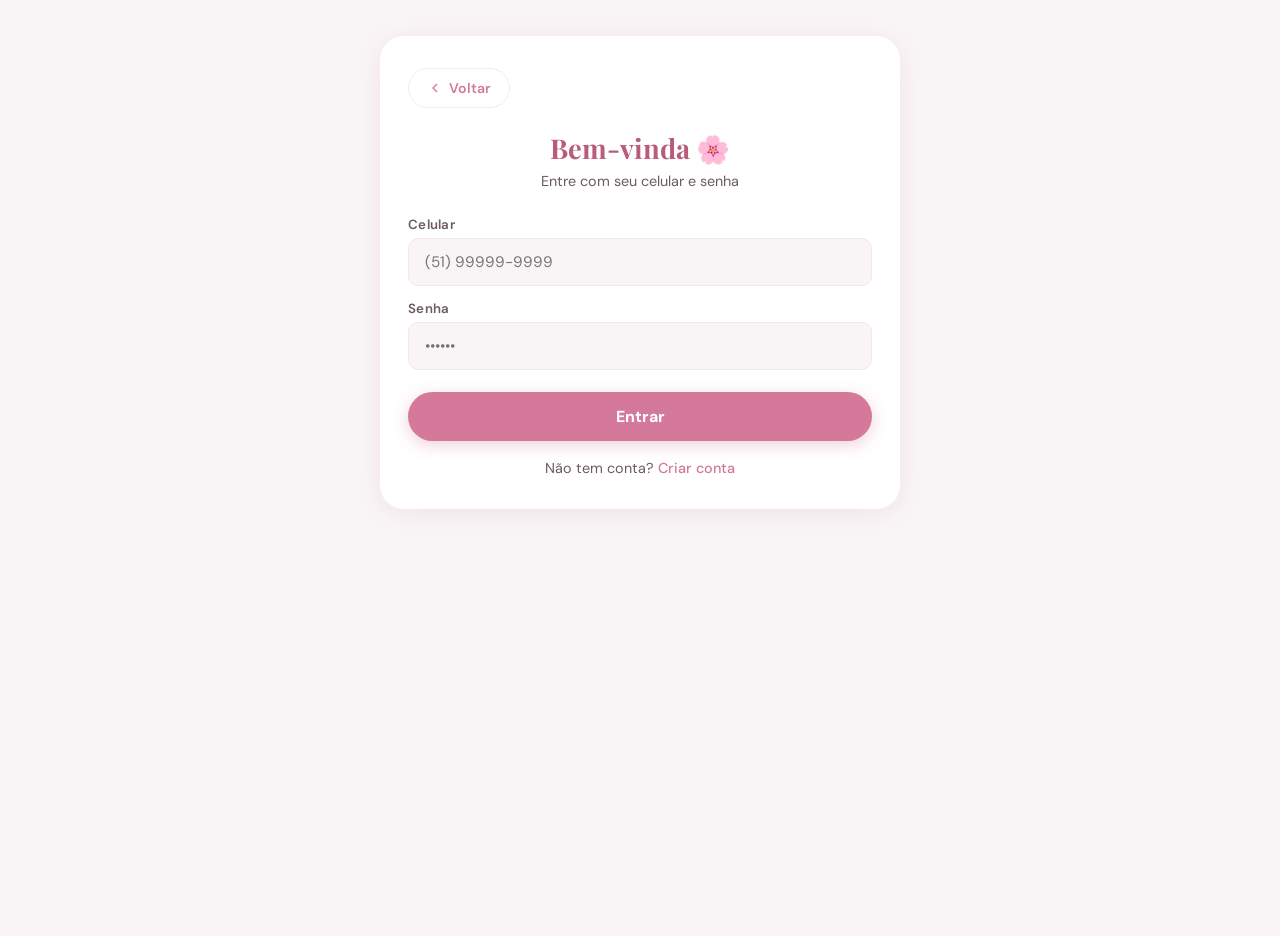
<file: admin.html>
<!DOCTYPE html>
<html lang="pt-BR">
<head>
<meta charset="UTF-8">
<meta name="viewport" content="width=device-width, initial-scale=1.0">
<title>Painel Admin — Studio</title>
<link rel="stylesheet" href="css/style.css">
</head>
<body>
<div id="toast-container"></div>

<header class="site-header">
  <span class="logo">⚙️ Painel Admin</span>
  <nav>
    <a href="index.html" style="color:var(--cinza-txt);font-size:.88rem;">Ver site</a>
    <a href="#" onclick="sairAdmin()" style="margin-left:14px;color:var(--cinza-txt);font-size:.85rem;">Sair</a>
  </nav>
</header>

<div class="container-wide" style="max-width:860px;">

  <a href="index.html" class="btn-voltar">
    <svg viewBox="0 0 24 24" fill="none" stroke="currentColor" stroke-width="2"><polyline points="15 18 9 12 15 6"/></svg>
    Ver site
  </a>

  <!-- TABS -->
  <div class="admin-tabs">
    <button class="admin-tab ativo" onclick="mudarTab('tela', this)">🖼️ Tela</button>
    <button class="admin-tab" onclick="mudarTab('horarios', this)">📅 Horários</button>
    <button class="admin-tab" onclick="mudarTab('cafe', this)">☕ Café</button>
    <button class="admin-tab" onclick="mudarTab('clientes', this)">👥 Clientes</button>
    <button class="admin-tab" onclick="mudarTab('agendamentos', this)">📋 Agenda</button>
  </div>

  <!-- TAB: TELA DE ENTRADA -->
  <div class="tab-panel ativo" id="tab-tela">

    <div class="admin-section">
      <h3>🏷️ Nome do Studio</h3>
      <div class="field">
        <label>Nome exibido na tela principal</label>
        <input type="text" id="nomeStudio" placeholder="Studio Pamela Vidal">
      </div>
      <div class="field">
        <label>Descrição / slogan</label>
        <textarea id="descStudio" placeholder="Agende seu horário online de forma rápida e prática..."></textarea>
      </div>
      <button class="form-btn" onclick="salvarStudio()">💾 Salvar nome & descrição</button>
    </div>

    <div class="admin-section">
      <h3>📸 Foto de Capa (perfil)</h3>
      <div class="field">
        <label>Selecione a imagem principal</label>
        <input type="file" id="fotoCapa" accept="image/*" onchange="previewFoto(this)">
      </div>
      <img id="previewFoto" src="" style="width:100%;max-height:220px;object-fit:cover;border-radius:var(--radius);display:none;margin-top:10px;">
      <button class="form-btn" onclick="salvarFotoCapa()" style="margin-top:12px;">💾 Salvar foto</button>
    </div>

    <div class="admin-section">
      <h3>🖼️ Banners de Promoções & Eventos</h3>
      <p style="font-size:.85rem;color:var(--cinza-txt);margin-bottom:14px;">
        Adicione imagens de promoções ou eventos. Elas aparecem na tela inicial para as clientes.
      </p>
      <div class="field">
        <label>Imagem do banner</label>
        <input type="file" id="novoBannerImg" accept="image/*">
      </div>
      <div class="field">
        <label>Legenda (opcional)</label>
        <input type="text" id="novoBannerLabel" placeholder="Ex: 50% off em manicure este mês!">
      </div>
      <button class="form-btn" onclick="adicionarBanner()">➕ Adicionar banner</button>

      <div class="banner-preview-lista" id="listaBanners"></div>
    </div>

  </div>

  <!-- TAB: HORÁRIOS -->
  <div class="tab-panel" id="tab-horarios">

    <div class="admin-section">
      <h3>➕ Adicionar Horário</h3>
      <div class="field-row">
        <div class="field">
          <label>Data</label>
          <input type="date" id="dataHorario">
        </div>
        <div class="field">
          <label>Horário</label>
          <input type="time" id="novoHorario">
        </div>
      </div>
      <button class="form-btn" onclick="adicionarHorario()">➕ Adicionar horário</button>
    </div>

    <div class="admin-section">
      <h3>📋 Horários Cadastrados</h3>
      <div id="listaHorarios">
        <div class="empty-state"><div class="es-icon">🗓️</div><p>Nenhum horário cadastrado ainda.</p></div>
      </div>
    </div>

  </div>

  <!-- TAB: CAFÉ & BRINDES -->
  <div class="tab-panel" id="tab-cafe">

    <div class="admin-section">
      <h3>☕ Opções de Café / Bebida</h3>
      <p style="font-size:.85rem;color:var(--cinza-txt);margin-bottom:14px;">
        Configure as bebidas disponíveis no atendimento. Cada item tem emoji + nome.
      </p>
      <div id="listaCafe"></div>
      <button class="form-btn" style="margin-top:10px;" onclick="adicionarOpcaoCafe()">➕ Nova opção</button>
      <button class="form-btn gold" style="margin-top:8px;" onclick="salvarCafe()">💾 Salvar bebidas</button>
    </div>

    <div class="admin-section">
      <h3>🎁 Opções de Brinde</h3>
      <p style="font-size:.85rem;color:var(--cinza-txt);margin-bottom:14px;">
        Mimos e brindes disponíveis para as clientes escolherem ao agendar.
      </p>
      <div id="listaBrindes"></div>
      <button class="form-btn" style="margin-top:10px;" onclick="adicionarOpcaoBrinde()">➕ Novo brinde</button>
      <button class="form-btn gold" style="margin-top:8px;" onclick="salvarBrindes()">💾 Salvar brindes</button>
    </div>

  </div>

  <!-- TAB: CLIENTES -->
  <div class="tab-panel" id="tab-clientes">

    <div class="admin-section">
      <h3>👥 Clientes Cadastradas</h3>
      <p style="font-size:.85rem;color:var(--cinza-txt);margin-bottom:16px;">
        Selecione uma cliente para enviar uma promoção ou mensagem personalizada via WhatsApp.
      </p>
      <div id="listaClientes"></div>
    </div>

    <!-- Modal de envio de promoção -->
    <div id="modalPromo" style="display:none;position:fixed;inset:0;background:rgba(45,31,39,.55);z-index:200;display:none;align-items:center;justify-content:center;padding:20px;">
      <div style="background:#fff;border-radius:var(--radius);padding:28px;width:100%;max-width:480px;box-shadow:var(--sombra-lg);">
        <h3 style="color:var(--rosa-esc);margin-bottom:6px;">✉️ Enviar para <span id="modalNomeCliente"></span></h3>
        <p style="font-size:.83rem;color:var(--cinza-txt);margin-bottom:16px;">A mensagem aparece na aba dela no app <strong>e</strong> você pode abrir o WhatsApp direto.</p>

        <div class="field">
          <label>Título da promoção</label>
          <input type="text" id="promoTitulo" placeholder="Ex: Promoção Especial de Julho 🌸">
        </div>
        <div class="field">
          <label>Mensagem personalizada</label>
          <textarea id="promoMensagem" style="min-height:110px;" placeholder="Ex: Oi Maria! Temos 30% off em manicure esta semana só pra você. Que tal agendar? 💅"></textarea>
        </div>

        <div style="display:flex;gap:10px;flex-wrap:wrap;margin-top:4px;">
          <button class="form-btn" style="flex:1;" onclick="enviarPromoApp()">
            📲 Enviar no App
          </button>
          <button class="form-btn gold" style="flex:1;" onclick="enviarPromoWhats()">
            💬 Abrir WhatsApp
          </button>
        </div>
        <button onclick="fecharModal()" style="width:100%;margin-top:10px;padding:10px;border:none;background:var(--cinza-b);border-radius:50px;cursor:pointer;font-weight:600;color:var(--cinza-txt);">
          Cancelar
        </button>
      </div>
    </div>

  </div>

  <!-- TAB: AGENDAMENTOS -->
  <div class="tab-panel" id="tab-agendamentos">

    <div class="admin-section">
      <h3>📋 Todos os Agendamentos</h3>
      <div style="display:flex;gap:10px;flex-wrap:wrap;margin-bottom:16px;">
        <button class="btn btn-outline" style="padding:8px 18px;font-size:.85rem;" onclick="exportarCSV()">
          📊 Exportar CSV
        </button>
        <button class="btn btn-outline" style="padding:8px 18px;font-size:.85rem;" onclick="sincronizarSheets()">
          🔄 Sincronizar Google Sheets
        </button>
      </div>
      <div id="listaAgendamentos"></div>
    </div>

    <div class="admin-section">
      <h3>⚙️ Configurar Google Sheets</h3>
      <p style="font-size:.85rem;color:var(--cinza-txt);margin-bottom:12px;">
        Cole aqui a URL do seu <strong>Google Apps Script Web App</strong> para sincronizar agendamentos automaticamente.
        <br><a href="#" onclick="abrirGuiaSheets()" style="font-size:.82rem;">Como configurar? →</a>
      </p>
      <div class="field">
        <label>URL do Web App (Google Apps Script)</label>
        <input type="url" id="sheetsUrl" placeholder="https://script.google.com/macros/s/...">
      </div>
      <button class="form-btn" onclick="salvarSheetsUrl()">💾 Salvar URL</button>

      <div id="sheetsGuia" style="display:none;margin-top:16px;background:var(--cinza-f);border-radius:var(--radius-sm);padding:16px;font-size:.85rem;color:var(--cinza-txt);line-height:1.7;">
        <strong>Como configurar o Google Sheets:</strong><br>
        1. Acesse <a href="https://sheets.google.com" target="_blank">sheets.google.com</a> e crie uma planilha.<br>
        2. Vá em <strong>Extensões → Apps Script</strong>.<br>
        3. Cole o código abaixo e clique em <strong>Implantar → Novo Implantação → App da Web</strong>.<br>
        4. Defina acesso como <em>"Qualquer pessoa"</em> e copie a URL gerada aqui.<br><br>
        <code style="display:block;background:#fff;padding:12px;border-radius:8px;font-size:.78rem;overflow:auto;">
function doPost(e) {
  var sheet = SpreadsheetApp.getActiveSpreadsheet().getActiveSheet();
  var data = JSON.parse(e.postData.contents);
  sheet.appendRow([
    data.nomeCliente, data.celular,
    data.data, data.hora,
    data.cafe, data.brinde,
    data.obs, data.criadoEm
  ]);
  return ContentService.createTextOutput("ok");
}
        </code>
      </div>
    </div>

  </div>

</div>

<script src="js/app.js"></script>
<script>
// =====================
// TABS
// =====================
function mudarTab(id, btn) {
  document.querySelectorAll('.tab-panel').forEach(p => p.classList.remove('ativo'));
  document.querySelectorAll('.admin-tab').forEach(b => b.classList.remove('ativo'));
  document.getElementById('tab-' + id).classList.add('ativo');
  if (btn) btn.classList.add('ativo');

  if (id === 'agendamentos') carregarAgendamentos();
  if (id === 'clientes') carregarClientes();
}

// =====================
// INIT
// =====================
window.addEventListener('DOMContentLoaded', () => {
  if (!localStorage.getItem('isAdmin')) {
    window.location.href = 'login.html';
    return;
  }

  // Preenche campos
  const nome = localStorage.getItem('nomeStudio') || '';
  const desc = localStorage.getItem('descStudio') || '';
  if (nome) document.getElementById('nomeStudio').value = nome;
  if (desc) document.getElementById('descStudio').value = desc;

  const foto = localStorage.getItem('fotoCapa');
  if (foto) { const p = document.getElementById('previewFoto'); p.src = foto; p.style.display='block'; }

  const url = localStorage.getItem('sheetsUrl') || '';
  if (url) document.getElementById('sheetsUrl').value = url;

  carregarHorarios();
  carregarBanners();
  carregarCafe();
  carregarBrindes();
});

// =====================
// STUDIO
// =====================
function salvarStudio() {
  const nome = document.getElementById('nomeStudio').value.trim();
  const desc = document.getElementById('descStudio').value.trim();
  if (!nome) { toast('Digite o nome do studio', 'err'); return; }
  localStorage.setItem('nomeStudio', nome);
  localStorage.setItem('descStudio', desc);
  toast('Informações salvas!', 'ok');
}

function previewFoto(input) {
  const file = input.files[0];
  if (!file) return;
  const reader = new FileReader();
  reader.onload = e => {
    const p = document.getElementById('previewFoto');
    p.src = e.target.result; p.style.display = 'block';
  };
  reader.readAsDataURL(file);
}

function salvarFotoCapa() {
  const file = document.getElementById('fotoCapa').files[0];
  if (!file) { toast('Selecione uma imagem', 'err'); return; }
  const r = new FileReader();
  r.onload = e => {
    localStorage.setItem('fotoCapa', e.target.result);
    toast('Foto salva!', 'ok');
  };
  r.readAsDataURL(file);
}

// =====================
// BANNERS
// =====================
function adicionarBanner() {
  const file  = document.getElementById('novoBannerImg').files[0];
  const label = document.getElementById('novoBannerLabel').value.trim();
  if (!file) { toast('Selecione uma imagem para o banner', 'err'); return; }
  const r = new FileReader();
  r.onload = e => {
    const banners = JSON.parse(localStorage.getItem('banners') || '[]');
    banners.push({ img: e.target.result, label });
    localStorage.setItem('banners', JSON.stringify(banners));
    document.getElementById('novoBannerImg').value = '';
    document.getElementById('novoBannerLabel').value = '';
    toast('Banner adicionado!', 'ok');
    carregarBanners();
  };
  r.readAsDataURL(file);
}

function carregarBanners() {
  const banners = JSON.parse(localStorage.getItem('banners') || '[]');
  const lista = document.getElementById('listaBanners');
  if (banners.length === 0) { lista.innerHTML = ''; return; }
  lista.innerHTML = banners.map((b,i) => `
    <div class="banner-preview-item">
      <img src="${b.img}" alt="banner">
      <input type="text" value="${b.label || ''}" placeholder="Legenda"
             onchange="editarLabelBanner(${i}, this.value)">
      <button class="rem-banner" onclick="removerBanner(${i})">✕</button>
    </div>
  `).join('');
}

function editarLabelBanner(i, val) {
  const banners = JSON.parse(localStorage.getItem('banners') || '[]');
  if (banners[i]) { banners[i].label = val; localStorage.setItem('banners', JSON.stringify(banners)); }
}

function removerBanner(i) {
  const banners = JSON.parse(localStorage.getItem('banners') || '[]').filter((_,idx)=>idx!==i);
  localStorage.setItem('banners', JSON.stringify(banners));
  toast('Banner removido', 'info');
  carregarBanners();
}

// =====================
// HORÁRIOS
// =====================
let horarios = [];

function adicionarHorario() {
  const data = document.getElementById('dataHorario').value;
  const hora = document.getElementById('novoHorario').value;
  if (!data || !hora) { toast('Selecione data e horário', 'err'); return; }

  horarios = JSON.parse(localStorage.getItem('horarios') || '[]');
  const dup = horarios.find(h => h.data === data && h.hora === hora);
  if (dup) { toast('Horário já existe!', 'err'); return; }

  horarios.push({ data, hora });
  horarios.sort((a,b) => (a.data+a.hora).localeCompare(b.data+b.hora));
  localStorage.setItem('horarios', JSON.stringify(horarios));
  toast('Horário adicionado!', 'ok');
  carregarHorarios();
}

function carregarHorarios() {
  horarios = JSON.parse(localStorage.getItem('horarios') || '[]');
  const agendamentos = JSON.parse(localStorage.getItem('agendamentos') || '[]');
  const lista = document.getElementById('listaHorarios');
  if (!lista) return;

  if (horarios.length === 0) {
    lista.innerHTML = '<div class="empty-state"><div class="es-icon">🗓️</div><p>Nenhum horário ainda.</p></div>';
    return;
  }

  lista.innerHTML = horarios.map((h, i) => {
    const agend = agendamentos.find(a => a.data === h.data && a.hora === h.hora);
    const statusHtml = agend
      ? `<span class="hi-status agend">Agendado — ${agend.nomeCliente}</span>`
      : `<span class="hi-status livre">Livre</span>`;
    return `
      <div class="horario-item">
        <span class="hi-info">📅 ${formatarData(h.data)} às ${h.hora}</span>
        ${statusHtml}
        ${!agend ? `<button class="btn btn-danger" style="padding:7px 14px;font-size:.8rem;" onclick="removerHorario(${i})">Excluir</button>` : ''}
      </div>`;
  }).join('');
}

function removerHorario(i) {
  horarios = horarios.filter((_,idx) => idx !== i);
  localStorage.setItem('horarios', JSON.stringify(horarios));
  toast('Horário removido', 'info');
  carregarHorarios();
}

// =====================
// CAFÉ
// =====================
function carregarCafe() {
  const lista = JSON.parse(localStorage.getItem('opcoesCafe') || '[]');
  const cont = document.getElementById('listaCafe');
  if (lista.length === 0) {
    [
      {emoji:'☕',nome:'Café preto'},
      {emoji:'🥛',nome:'Café com leite'},
      {emoji:'🍵',nome:'Chá'},
      {emoji:'💧',nome:'Água'},
      {emoji:'🧃',nome:'Suco'},
    ].forEach(item => adicionarLinhaOpcao('listaCafe', item));
    return;
  }
  lista.forEach(item => adicionarLinhaOpcao('listaCafe', item));
}

function adicionarOpcaoCafe() { adicionarLinhaOpcao('listaCafe', {emoji:'',nome:''}); }

function carregarBrindes() {
  const lista = JSON.parse(localStorage.getItem('opcoesBrindes') || '[]');
  const cont = document.getElementById('listaBrindes');
  if (lista.length === 0) {
    [
      {emoji:'💅',nome:'Esmalte'},
      {emoji:'🌸',nome:'Perfume'},
      {emoji:'🍫',nome:'Chocolate'},
      {emoji:'🎀',nome:'Laço'},
    ].forEach(item => adicionarLinhaOpcao('listaBrindes', item));
    return;
  }
  lista.forEach(item => adicionarLinhaOpcao('listaBrindes', item));
}

function adicionarOpcaoBrinde() { adicionarLinhaOpcao('listaBrindes', {emoji:'',nome:''}); }

function adicionarLinhaOpcao(containerId, item) {
  const cont = document.getElementById(containerId);
  const div = document.createElement('div');
  div.className = 'opcao-admin-item';
  div.innerHTML = `
    <input type="text" value="${item.emoji||''}" placeholder="🎁" style="width:52px;text-align:center;">
    <input type="text" value="${item.nome||''}" placeholder="Nome da opção" style="flex:1;">
    <button class="btn btn-danger" style="padding:7px 12px;font-size:.8rem;" onclick="this.parentElement.remove()">✕</button>
  `;
  cont.appendChild(div);
}

function coletarOpcoes(containerId) {
  return Array.from(document.querySelectorAll(`#${containerId} .opcao-admin-item`))
    .map(div => {
      const inputs = div.querySelectorAll('input');
      return { emoji: inputs[0].value.trim(), nome: inputs[1].value.trim() };
    })
    .filter(o => o.nome);
}

function salvarCafe() {
  const lista = coletarOpcoes('listaCafe');
  localStorage.setItem('opcoesCafe', JSON.stringify(lista));
  toast('Bebidas salvas!', 'ok');
}

function salvarBrindes() {
  const lista = coletarOpcoes('listaBrindes');
  localStorage.setItem('opcoesBrindes', JSON.stringify(lista));
  toast('Brindes salvos!', 'ok');
}

// =====================
// AGENDAMENTOS
// =====================
function carregarAgendamentos() {
  const lista = JSON.parse(localStorage.getItem('agendamentos') || '[]').reverse();
  const cont = document.getElementById('listaAgendamentos');

  if (lista.length === 0) {
    cont.innerHTML = '<div class="empty-state"><div class="es-icon">📋</div><p>Nenhum agendamento ainda.</p></div>';
    return;
  }

  cont.innerHTML = lista.map(a => `
    <div class="agend-card" style="margin-bottom:12px;">
      <h4>👤 ${a.nomeCliente} — ${a.celular}</h4>
      <p>📅 ${formatarData(a.data)} às ${a.hora}</p>
      <p>☕ Café: ${a.cafe} &nbsp;|&nbsp; 🎁 Brinde: ${a.brinde}</p>
      ${a.obs ? `<p>📝 ${a.obs}</p>` : ''}
      <div class="ac-tags">
        <span class="ac-tag">${formatarDataHora(a.criadoEm)}</span>
      </div>
    </div>
  `).join('');
}

// =====================
// EXPORT CSV
// =====================
function exportarCSV() {
  const lista = JSON.parse(localStorage.getItem('agendamentos') || '[]');
  if (lista.length === 0) { toast('Sem agendamentos para exportar', 'info'); return; }

  const header = 'Nome,Celular,Data,Hora,Café,Brinde,Observações,Criado Em\n';
  const rows = lista.map(a =>
    `"${a.nomeCliente}","${a.celular}","${formatarData(a.data)}","${a.hora}","${a.cafe}","${a.brinde}","${a.obs || ''}","${formatarDataHora(a.criadoEm)}"`
  ).join('\n');

  const blob = new Blob([header + rows], { type: 'text/csv;charset=utf-8;' });
  const url  = URL.createObjectURL(blob);
  const a    = document.createElement('a');
  a.href = url; a.download = 'agendamentos.csv';
  a.click();
  URL.revokeObjectURL(url);
  toast('CSV exportado!', 'ok');
}

// =====================
// SHEETS
// =====================
function salvarSheetsUrl() {
  const url = document.getElementById('sheetsUrl').value.trim();
  localStorage.setItem('sheetsUrl', url);
  toast('URL salva!', 'ok');
}

async function sincronizarSheets() {
  const url = localStorage.getItem('sheetsUrl');
  if (!url) { toast('Configure a URL do Google Sheets primeiro', 'err'); return; }

  const lista = JSON.parse(localStorage.getItem('agendamentos') || '[]');
  if (lista.length === 0) { toast('Sem agendamentos para enviar', 'info'); return; }

  toast('Sincronizando...', 'info');

  let ok = 0;
  for (const a of lista) {
    try {
      await fetch(url, {
        method: 'POST',
        mode: 'no-cors',
        headers: { 'Content-Type': 'application/json' },
        body: JSON.stringify(a)
      });
      ok++;
    } catch(e) {}
  }
  toast(`${ok} agendamento(s) enviado(s)!`, 'ok');
}

function abrirGuiaSheets() {
  const guia = document.getElementById('sheetsGuia');
  guia.style.display = guia.style.display === 'none' ? 'block' : 'none';
}

// =====================
// CLIENTES
// =====================
let clienteSelecionado = null;

function carregarClientes() {
  const usuarios     = JSON.parse(localStorage.getItem('usuarios')     || '[]');
  const agendamentos = JSON.parse(localStorage.getItem('agendamentos') || '[]');
  const cont = document.getElementById('listaClientes');

  if (usuarios.length === 0) {
    cont.innerHTML = '<div class="empty-state"><div class="es-icon">👥</div><p>Nenhuma cliente cadastrada ainda.</p></div>';
    return;
  }

  cont.innerHTML = usuarios.map(u => {
    const agends = agendamentos.filter(a => a.celular === u.celular);
    const ultimo = agends.sort((a,b) => (b.criadoEm||'').localeCompare(a.criadoEm||''))[0];
    return `
      <div class="agend-card" style="margin-bottom:12px;">
        <div style="display:flex;justify-content:space-between;align-items:flex-start;flex-wrap:wrap;gap:10px;">
          <div>
            <h4 style="margin-bottom:4px;">👤 ${u.nome}</h4>
            <p>📱 ${u.celular}</p>
            <p style="font-size:.82rem;color:var(--cinza-txt);margin-top:3px;">
              ${agends.length} agendamento(s)
              ${ultimo ? '· Último: ' + formatarData(ultimo.data) : ''}
            </p>
          </div>
          <div style="display:flex;flex-direction:column;gap:8px;">
            <button class="btn btn-primary" style="padding:8px 16px;font-size:.83rem;"
              onclick="abrirModal('${u.nome.replace(/'/g,"\\'")}', '${u.celular}')">
              ✉️ Enviar promoção
            </button>
            <button class="btn btn-gold" style="padding:8px 16px;font-size:.83rem;"
              onclick="abrirWhatsAppDireto('${u.celular}', '${u.nome.replace(/'/g,"\\'")}')">
              💬 WhatsApp direto
            </button>
          </div>
        </div>
      </div>
    `;
  }).join('');
}

function abrirModal(nome, celular) {
  clienteSelecionado = { nome, celular };
  document.getElementById('modalNomeCliente').textContent = nome;
  document.getElementById('promoTitulo').value   = '';
  document.getElementById('promoMensagem').value = '';
  const modal = document.getElementById('modalPromo');
  modal.style.display = 'flex';
}

function fecharModal() {
  document.getElementById('modalPromo').style.display = 'none';
  clienteSelecionado = null;
}

function enviarPromoApp() {
  if (!clienteSelecionado) return;
  const titulo   = document.getElementById('promoTitulo').value.trim();
  const mensagem = document.getElementById('promoMensagem').value.trim();
  if (!titulo || !mensagem) { toast('Preencha título e mensagem', 'err'); return; }

  const promos = JSON.parse(localStorage.getItem('promos') || '[]');
  promos.push({
    id: Date.now(),
    celular:   clienteSelecionado.celular,
    nome:      clienteSelecionado.nome,
    titulo,
    mensagem,
    enviadoEm: new Date().toISOString()
  });
  localStorage.setItem('promos', JSON.stringify(promos));
  toast('Promoção enviada para ' + clienteSelecionado.nome + '! ✅', 'ok');
  fecharModal();
}

function enviarPromoWhats() {
  if (!clienteSelecionado) return;
  const titulo   = document.getElementById('promoTitulo').value.trim();
  const mensagem = document.getElementById('promoMensagem').value.trim();

  if (titulo && mensagem) {
    const promos = JSON.parse(localStorage.getItem('promos') || '[]');
    promos.push({
      id: Date.now(),
      celular: clienteSelecionado.celular,
      nome:    clienteSelecionado.nome,
      titulo, mensagem,
      enviadoEm: new Date().toISOString()
    });
    localStorage.setItem('promos', JSON.stringify(promos));
  }

  const numero = '55' + clienteSelecionado.celular.replace(/\D/g, '');
  const texto  = titulo
    ? `🌸 *${titulo}*\n\n${mensagem}`
    : mensagem || `Olá ${clienteSelecionado.nome}! Temos uma novidade pra você 💅`;
  window.open(`https://wa.me/${numero}?text=${encodeURIComponent(texto)}`, '_blank');
  fecharModal();
}

function abrirWhatsAppDireto(celular, nome) {
  const numero = '55' + celular.replace(/\D/g, '');
  const texto  = `Olá ${nome}! 🌸 Aqui é o Studio Pamela Vidal.`;
  window.open(`https://wa.me/${numero}?text=${encodeURIComponent(texto)}`, '_blank');
}

document.addEventListener('click', e => {
  const modal = document.getElementById('modalPromo');
  if (modal && e.target === modal) fecharModal();
});

// =====================
// UTILS
// =====================
function formatarData(dataStr) {
  if (!dataStr) return '';
  const [y,m,d] = dataStr.split('-');
  return `${d}/${m}/${y}`;
}

function formatarDataHora(iso) {
  if (!iso) return '';
  const d = new Date(iso);
  return d.toLocaleDateString('pt-BR') + ' ' + d.toLocaleTimeString('pt-BR', {hour:'2-digit',minute:'2-digit'});
}

function sairAdmin() {
  localStorage.removeItem('isAdmin');
  window.location.href = 'index.html';
}
</script>
</body>
</html>
</file>
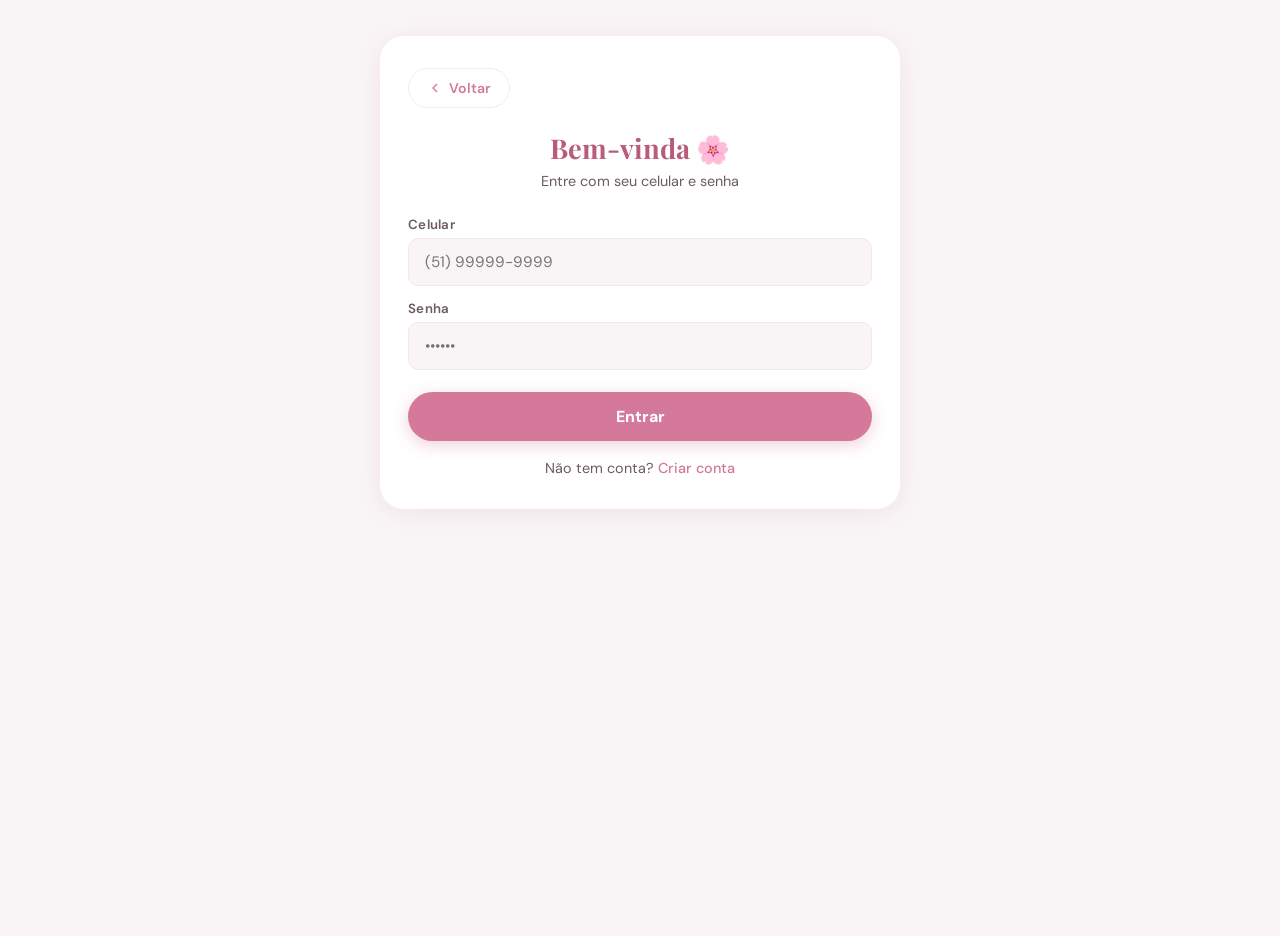
<file: agenda.html>
<!DOCTYPE html>
<html lang="pt-BR">
<head>
<meta charset="UTF-8">
<meta name="viewport" content="width=device-width, initial-scale=1.0">
<title>Agendar — Studio</title>
<link rel="stylesheet" href="css/style.css">
</head>
<body>
<div id="toast-container"></div>

<header class="site-header">
  <span class="logo" id="headerNome">Studio</span>
  <nav>
    <span id="saudacao" style="font-size:.88rem;color:var(--cinza-txt);"></span>
    <a href="#" onclick="sair()" style="margin-left:14px;color:var(--cinza-txt);font-size:.85rem;">Sair</a>
  </nav>
</header>

<div class="container-wide">

  <a href="index.html" class="btn-voltar">
    <svg viewBox="0 0 24 24" fill="none" stroke="currentColor" stroke-width="2"><polyline points="15 18 9 12 15 6"/></svg>
    Início
  </a>

  <!-- NOVO AGENDAMENTO -->
  <div class="admin-section">
    <h3>📅 Escolher Horário</h3>

    <p style="font-size:.88rem;color:var(--cinza-txt);margin-bottom:14px;">Selecione um dia disponível:</p>
    <div class="datas-chips" id="datasChips">
      <p style="color:var(--cinza-txt);font-size:.9rem;">Nenhum horário disponível no momento.</p>
    </div>

    <div id="horasSection" style="display:none">
      <p style="font-size:.88rem;color:var(--cinza-txt);margin-bottom:10px;">Horários disponíveis neste dia:</p>
      <div id="horasDisponiveis"></div>
    </div>

    <hr class="divider">

    <!-- Café -->
    <h3>☕ Seu café preferido</h3>
    <p style="font-size:.85rem;color:var(--cinza-txt);margin-bottom:12px;">Escolha sua bebida para o atendimento:</p>
    <div class="opcoes-grid" id="opcoesCafe"></div>

    <!-- Brindes -->
    <h3>🎁 Mimo especial</h3>
    <p style="font-size:.85rem;color:var(--cinza-txt);margin-bottom:12px;">Escolha um brinde do seu agendamento:</p>
    <div class="opcoes-grid" id="opcoesBrindes"></div>

    <div class="field" style="margin-top:4px">
      <label>Observações (opcional)</label>
      <textarea id="obsAgend" placeholder="Ex: cor de esmalte preferida, alergia, etc."></textarea>
    </div>

    <button class="form-btn gold" id="btnAgendar" onclick="confirmarAgendamento()" style="display:none">
      ✅ Confirmar Agendamento
    </button>
  </div>

  <!-- PROMOÇÕES RECEBIDAS -->
  <div class="admin-section" id="secaoPromos" style="display:none">
    <h3>🎉 Suas Promoções Exclusivas</h3>
    <div id="listaPromos"></div>
  </div>

  <!-- MEUS AGENDAMENTOS -->
  <div class="admin-section">
    <h3>📋 Meus Agendamentos</h3>
    <div id="meusAgendamentos">
      <div class="empty-state">
        <div class="es-icon">🗓️</div>
        <p>Você ainda não tem agendamentos.</p>
      </div>
    </div>
  </div>

</div>

<script src="js/app.js"></script>
<script>
  let dataSelecionada = null;
  let horaSelecionada = null;
  let cafeSelecionado = null;
  let brindeSelecionado = null;

  window.addEventListener('DOMContentLoaded', () => {
    // Verifica login
    if (!localStorage.getItem('logado')) {
      window.location.href = 'login.html';
      return;
    }

    const usuario = JSON.parse(localStorage.getItem('usuarioLogado') || '{}');
    const nome = localStorage.getItem('nomeStudio') || 'Studio';
    document.getElementById('headerNome').textContent = nome;
    document.title = 'Agendar — ' + nome;
    document.getElementById('saudacao').textContent = 'Olá, ' + (usuario.nome || '');

    carregarDatasChips();
    carregarOpcoesCliente();
    carregarMeusAgendamentos();
    carregarPromos();
  });

  function carregarDatasChips() {
    const horarios = JSON.parse(localStorage.getItem('horarios') || '[]');
    const agendamentos = JSON.parse(localStorage.getItem('agendamentos') || '[]');
    const container = document.getElementById('datasChips');

    // Filtra horários livres
    const livres = horarios.filter(h => {
      return !agendamentos.find(a => a.data === h.data && a.hora === h.hora);
    });

    // Agrupa por data
    const datas = [...new Set(livres.map(h => h.data))].sort();

    if (datas.length === 0) {
      container.innerHTML = '<p style="color:var(--cinza-txt);font-size:.9rem;">Nenhum horário disponível no momento.</p>';
      return;
    }

    container.innerHTML = '';
    datas.forEach(data => {
      const chip = document.createElement('button');
      chip.className = 'data-chip';
      chip.textContent = formatarData(data);
      chip.onclick = () => selecionarData(data, chip);
      container.appendChild(chip);
    });
  }

  function selecionarData(data, chipEl) {
    dataSelecionada = data;
    horaSelecionada = null;
    document.querySelectorAll('.data-chip').forEach(c => c.classList.remove('ativo'));
    chipEl.classList.add('ativo');

    const horarios = JSON.parse(localStorage.getItem('horarios') || '[]');
    const agendamentos = JSON.parse(localStorage.getItem('agendamentos') || '[]');

    const horas = horarios
      .filter(h => h.data === data && !agendamentos.find(a => a.data === h.data && a.hora === h.hora))
      .map(h => h.hora)
      .sort();

    const sec = document.getElementById('horasSection');
    const cont = document.getElementById('horasDisponiveis');
    sec.style.display = 'block';
    cont.innerHTML = '';

    horas.forEach(hora => {
      const card = document.createElement('div');
      card.className = 'horario-card';
      card.style.cursor = 'pointer';
      card.innerHTML = `
        <div>
          <div class="hc-data">${hora}</div>
          <div class="hc-hora">${formatarData(data)}</div>
        </div>
        <button class="btn btn-outline" style="padding:8px 18px;font-size:.85rem;" onclick="selecionarHora('${hora}', this)">
          Selecionar
        </button>`;
      cont.appendChild(card);
    });

    atualizarBtnAgendar();
  }

  function selecionarHora(hora, btn) {
    horaSelecionada = hora;
    document.querySelectorAll('#horasDisponiveis .btn').forEach(b => {
      b.textContent = 'Selecionar';
      b.className = 'btn btn-outline';
      b.style.cssText = 'padding:8px 18px;font-size:.85rem;';
    });
    btn.textContent = '✓ Selecionado';
    btn.className = 'btn btn-primary';
    btn.style.cssText = 'padding:8px 18px;font-size:.85rem;';
    atualizarBtnAgendar();
  }

  function carregarOpcoesCliente() {
    const cafes   = JSON.parse(localStorage.getItem('opcoesCafe')    || '[]');
    const brindes = JSON.parse(localStorage.getItem('opcoesBrindes') || '[]');

    const defaultCafe = [
      {emoji:'☕',nome:'Café preto'},
      {emoji:'🥛',nome:'Café com leite'},
      {emoji:'🍵',nome:'Chá'},
      {emoji:'💧',nome:'Água'},
      {emoji:'🧃',nome:'Suco'},
    ];
    const defaultBrinde = [
      {emoji:'💅',nome:'Esmalte'},
      {emoji:'🌸',nome:'Perfume'},
      {emoji:'🍫',nome:'Chocolate'},
      {emoji:'🎀',nome:'Laço'},
    ];

    const listaCafe   = cafes.length   ? cafes   : defaultCafe;
    const listaBrinde = brindes.length ? brindes : defaultBrinde;

    renderOpcoes('opcoesCafe', listaCafe, val => { cafeSelecionado = val; atualizarBtnAgendar(); });
    renderOpcoes('opcoesBrindes', listaBrinde, val => { brindeSelecionado = val; });
  }

  function renderOpcoes(containerId, lista, onSelect) {
    const cont = document.getElementById(containerId);
    cont.innerHTML = '';
    lista.forEach(item => {
      const div = document.createElement('div');
      div.className = 'opcao-item';
      div.innerHTML = `<span class="oi-emoji">${item.emoji || '•'}</span>${item.nome}`;
      div.onclick = () => {
        cont.querySelectorAll('.opcao-item').forEach(d => d.classList.remove('selecionado'));
        div.classList.add('selecionado');
        onSelect(item.nome);
      };
      cont.appendChild(div);
    });
  }

  function atualizarBtnAgendar() {
    const btn = document.getElementById('btnAgendar');
    btn.style.display = (dataSelecionada && horaSelecionada && cafeSelecionado) ? 'block' : 'none';
  }

  function confirmarAgendamento() {
    const usuario = JSON.parse(localStorage.getItem('usuarioLogado') || '{}');
    const obs = document.getElementById('obsAgend').value.trim();

    const agendamento = {
      id: Date.now(),
      nomeCliente: usuario.nome,
      celular: usuario.celular,
      data: dataSelecionada,
      hora: horaSelecionada,
      cafe: cafeSelecionado,
      brinde: brindeSelecionado || 'Nenhum',
      obs: obs,
      criadoEm: new Date().toISOString()
    };

    const lista = JSON.parse(localStorage.getItem('agendamentos') || '[]');
    const ocupado = lista.find(a => a.data === dataSelecionada && a.hora === horaSelecionada);
    if (ocupado) {
      toast('Este horário já foi agendado. Escolha outro!', 'err');
      carregarDatasChips();
      return;
    }

    lista.push(agendamento);
    localStorage.setItem('agendamentos', JSON.stringify(lista));

    toast('Agendamento confirmado! Abrindo WhatsApp... 💕', 'ok');

    // Reset
    dataSelecionada = null;
    horaSelecionada = null;
    cafeSelecionado = null;
    brindeSelecionado = null;
    document.getElementById('obsAgend').value = '';
    document.getElementById('horasSection').style.display = 'none';
    document.getElementById('btnAgendar').style.display = 'none';
    document.querySelectorAll('.opcao-item').forEach(d => d.classList.remove('selecionado'));

    carregarDatasChips();
    carregarMeusAgendamentos();
    enviarParaGoogleSheets(agendamento);

    // Abre WhatsApp com mensagem pronta para a cliente enviar
    setTimeout(() => abrirWhatsAppAgendamento(agendamento), 800);
  }

  function abrirWhatsAppAgendamento(a) {
    const numero = '5551980179922';
    const msg = `🌸 *Novo Agendamento!*\n\n`
      + `👤 *Nome:* ${a.nomeCliente}\n`
      + `📱 *Celular:* ${a.celular}\n`
      + `📅 *Data:* ${formatarData(a.data)}\n`
      + `⏰ *Horário:* ${a.hora}\n`
      + `☕ *Café:* ${a.cafe}\n`
      + `🎁 *Brinde:* ${a.brinde}\n`
      + (a.obs ? `📝 *Obs:* ${a.obs}\n` : '')
      + `\nAté lá! 💕`;
    window.open(`https://wa.me/${numero}?text=${encodeURIComponent(msg)}`, '_blank');
  }

  function carregarPromos() {
    const usuario = JSON.parse(localStorage.getItem('usuarioLogado') || '{}');
    const todasPromos = JSON.parse(localStorage.getItem('promos') || '[]');
    // Filtra promos para esta cliente (por celular) ou para todas
    const minhas = todasPromos.filter(p =>
      p.celular === usuario.celular || p.celular === 'todas'
    );

    const secao = document.getElementById('secaoPromos');
    const lista  = document.getElementById('listaPromos');

    if (minhas.length === 0) { secao.style.display = 'none'; return; }
    secao.style.display = 'block';

    lista.innerHTML = minhas.reverse().map(p => `
      <div class="agend-card" style="border-left:4px solid var(--ouro);margin-bottom:12px;">
        <h4 style="color:var(--ouro-esc);">🎉 ${p.titulo}</h4>
        <p style="margin-top:6px;line-height:1.6;">${p.mensagem}</p>
        <div class="ac-tags" style="margin-top:10px;">
          <span class="ac-tag">${p.enviadoEm ? new Date(p.enviadoEm).toLocaleDateString('pt-BR') : ''}</span>
        </div>
      </div>
    `).join('');
  }

  function carregarMeusAgendamentos() {
    const usuario = JSON.parse(localStorage.getItem('usuarioLogado') || '{}');
    const agendamentos = JSON.parse(localStorage.getItem('agendamentos') || '[]');
    const meus = agendamentos.filter(a => a.celular === usuario.celular).reverse();

    const cont = document.getElementById('meusAgendamentos');
    if (meus.length === 0) {
      cont.innerHTML = `<div class="empty-state"><div class="es-icon">🗓️</div><p>Você ainda não tem agendamentos.</p></div>`;
      return;
    }

    cont.innerHTML = meus.map(a => `
      <div class="agend-card">
        <h4>📅 ${formatarData(a.data)} às ${a.hora}</h4>
        <p>☕ Café: ${a.cafe}</p>
        <p>🎁 Brinde: ${a.brinde}</p>
        ${a.obs ? `<p>📝 ${a.obs}</p>` : ''}
        <div class="ac-tags">
          <span class="ac-tag">Confirmado ✅</span>
        </div>
      </div>
    `).join('');
  }

  function sair() {
    localStorage.removeItem('logado');
    localStorage.removeItem('usuarioLogado');
    window.location.href = 'index.html';
  }

  function formatarData(dataStr) {
    if (!dataStr) return '';
    const [y, m, d] = dataStr.split('-');
    return `${d}/${m}/${y}`;
  }
</script>
</body>
</html>
</file>
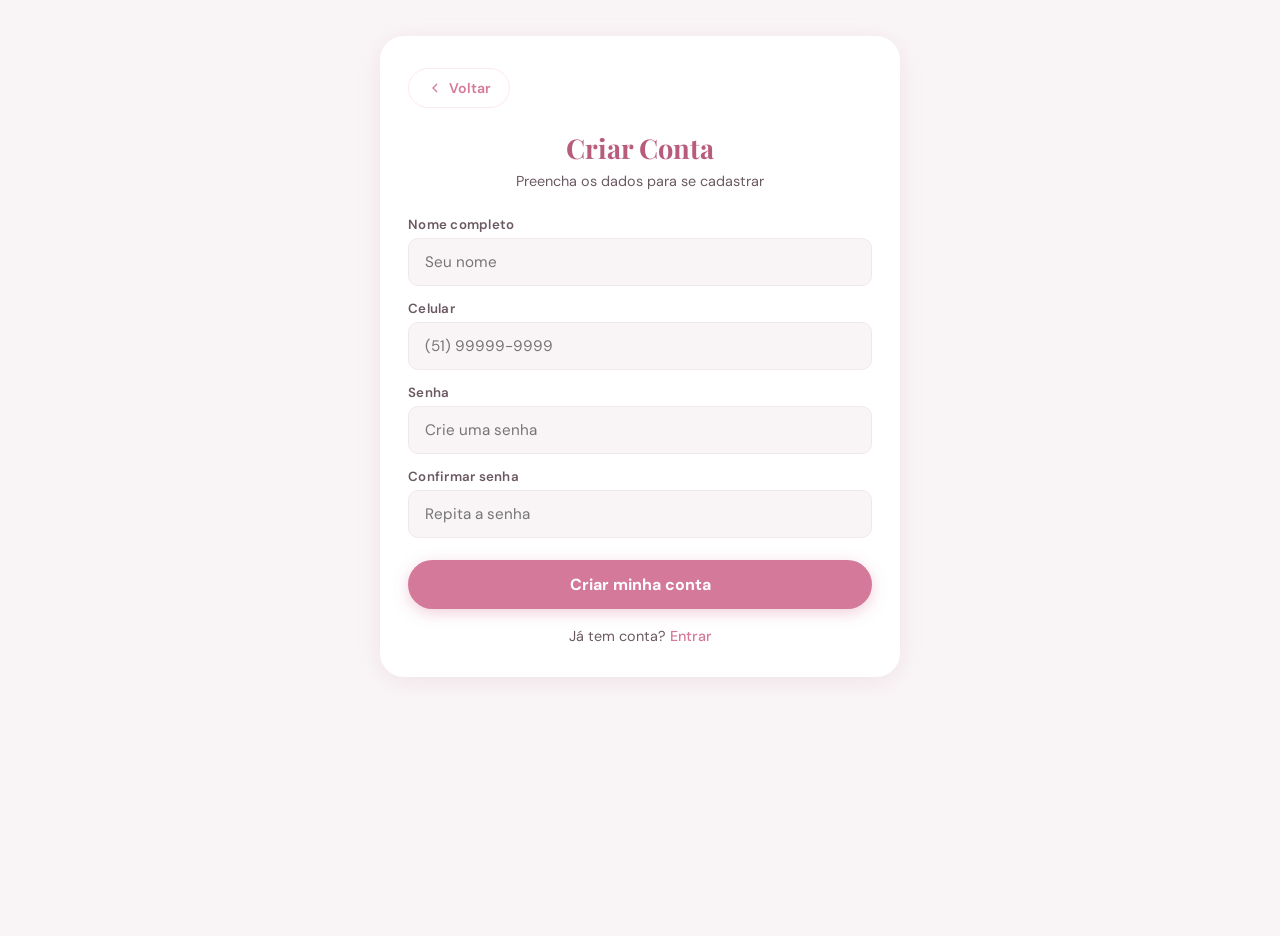
<file: cadastro.html>
<!DOCTYPE html>
<html lang="pt-BR">
<head>
<meta charset="UTF-8">
<meta name="viewport" content="width=device-width, initial-scale=1.0">
<title>Criar Conta — Studio</title>
<link rel="stylesheet" href="css/style.css">
</head>
<body>
<div id="toast-container"></div>

<div class="container">
  <a href="index.html" class="btn-voltar">
    <svg viewBox="0 0 24 24" fill="none" stroke="currentColor" stroke-width="2"><polyline points="15 18 9 12 15 6"/></svg>
    Voltar
  </a>

  <h1 class="page-title">Criar Conta</h1>
  <p class="page-subtitle">Preencha os dados para se cadastrar</p>

  <div class="field">
    <label>Nome completo</label>
    <input type="text" id="nome" placeholder="Seu nome" autocomplete="name">
  </div>
  <div class="field">
    <label>Celular</label>
    <input type="tel" id="celular" placeholder="(51) 99999-9999" autocomplete="tel">
  </div>
  <div class="field">
    <label>Senha</label>
    <input type="password" id="senha" placeholder="Crie uma senha" autocomplete="new-password">
  </div>
  <div class="field">
    <label>Confirmar senha</label>
    <input type="password" id="confirmarSenha" placeholder="Repita a senha" autocomplete="new-password">
  </div>

  <button class="form-btn" onclick="cadastrar()">Criar minha conta</button>

  <div class="form-link">
    Já tem conta? <a href="login.html">Entrar</a>
  </div>
</div>

<script src="js/app.js"></script>
</body>
</html>
</file>
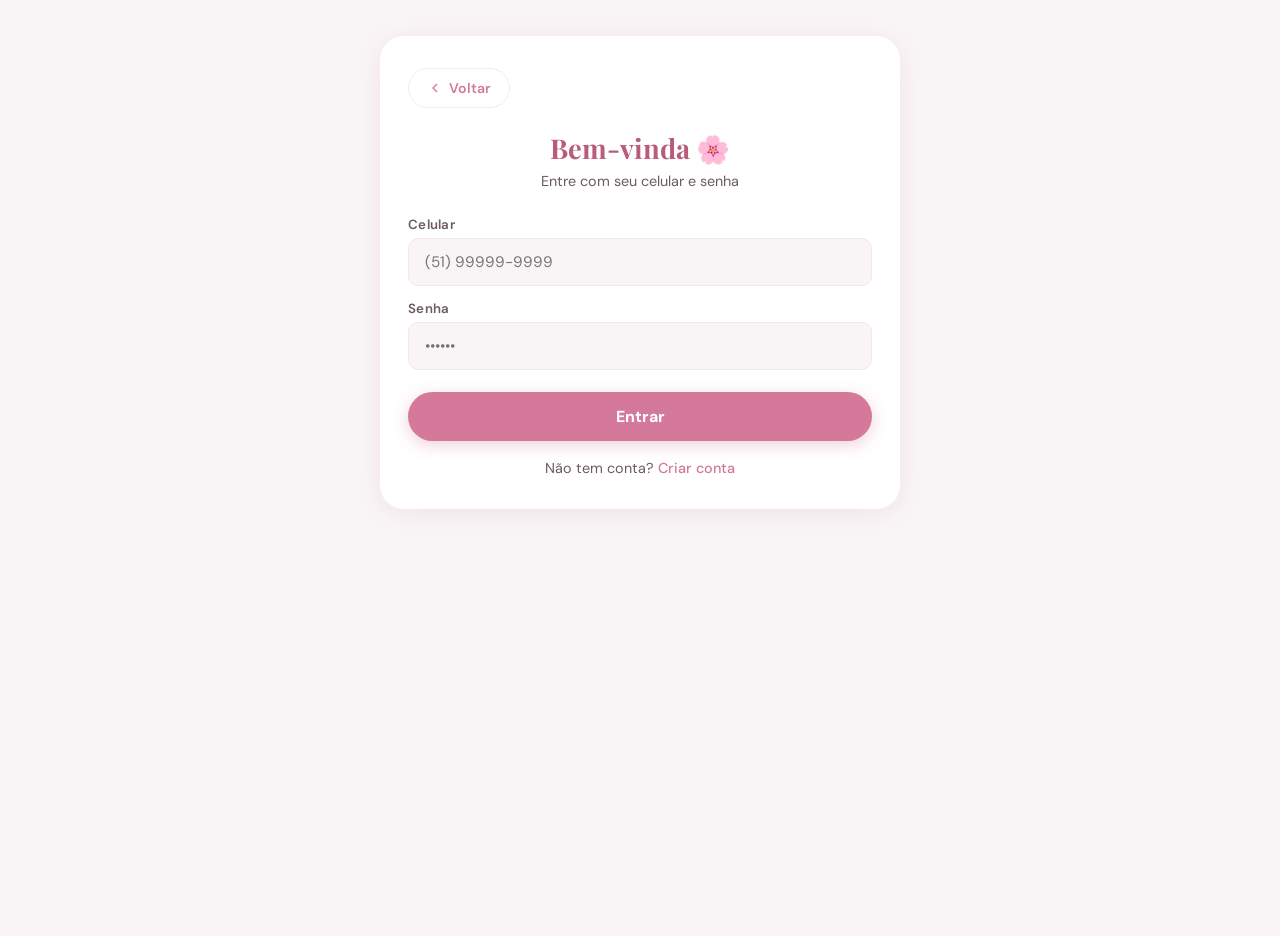
<file: login.html>
<!DOCTYPE html>
<html lang="pt-BR">
<head>
<meta charset="UTF-8">
<meta name="viewport" content="width=device-width, initial-scale=1.0">
<title>Entrar — Studio</title>
<link rel="stylesheet" href="css/style.css">
</head>
<body>
<div id="toast-container"></div>

<div class="container">
  <a href="index.html" class="btn-voltar">
    <svg viewBox="0 0 24 24" fill="none" stroke="currentColor" stroke-width="2"><polyline points="15 18 9 12 15 6"/></svg>
    Voltar
  </a>

  <h1 class="page-title">Bem-vinda 🌸</h1>
  <p class="page-subtitle">Entre com seu celular e senha</p>

  <div class="field">
    <label>Celular</label>
    <input type="tel" id="loginCelular" placeholder="(51) 99999-9999" autocomplete="username">
  </div>
  <div class="field">
    <label>Senha</label>
    <input type="password" id="loginSenha" placeholder="••••••" autocomplete="current-password">
  </div>

  <button class="form-btn" onclick="login()">Entrar</button>

  <div class="form-link">
    Não tem conta? <a href="cadastro.html">Criar conta</a>
  </div>
</div>

<script src="js/app.js"></script>
</body>
</html>
</file>
<file: css/style.css>
/* =========================
   VARIÁVEIS & RESET
========================= */
@import url('https://fonts.googleapis.com/css2?family=Playfair+Display:wght@400;600;700&family=DM+Sans:wght@300;400;500;600&display=swap');

:root {
  --rosa:       #d4799a;
  --rosa-esc:   #b85c7d;
  --rosa-claro: #fce8f0;
  --ouro:       #c9a84c;
  --ouro-esc:   #a8893a;
  --branco:     #ffffff;
  --cinza-f:    #f9f5f7;
  --cinza-b:    #f0e8ed;
  --cinza-txt:  #6b5a63;
  --escuro:     #2d1f27;
  --sombra:     0 4px 24px rgba(180,100,130,.12);
  --sombra-lg:  0 8px 40px rgba(180,100,130,.18);
  --radius:     16px;
  --radius-sm:  10px;
  --trans:      .25s ease;
}

*, *::before, *::after { margin:0; padding:0; box-sizing:border-box; }

html { scroll-behavior: smooth; }

body {
  font-family: 'DM Sans', sans-serif;
  background: var(--cinza-f);
  color: var(--escuro);
  min-height: 100vh;
}

h1,h2,h3,h4 { font-family: 'Playfair Display', serif; }

a { color: var(--rosa); text-decoration: none; font-weight: 500; transition: color var(--trans); }
a:hover { color: var(--rosa-esc); }

/* =========================
   TOASTS (substitui alert)
========================= */
#toast-container {
  position: fixed;
  top: 20px; right: 20px;
  z-index: 9999;
  display: flex;
  flex-direction: column;
  gap: 10px;
}
.toast {
  background: var(--escuro);
  color: #fff;
  padding: 14px 20px;
  border-radius: var(--radius-sm);
  font-size: .9rem;
  box-shadow: var(--sombra-lg);
  animation: toastIn .3s ease forwards;
  max-width: 320px;
}
.toast.ok  { border-left: 4px solid #4caf50; }
.toast.err { border-left: 4px solid #e53935; }
.toast.info{ border-left: 4px solid var(--ouro); }
@keyframes toastIn {
  from { opacity:0; transform:translateX(30px); }
  to   { opacity:1; transform:translateX(0); }
}

/* =========================
   BOTÃO VOLTAR
========================= */
.btn-voltar {
  display: inline-flex;
  align-items: center;
  gap: 6px;
  padding: 10px 18px;
  background: var(--branco);
  color: var(--rosa);
  border: 1.5px solid var(--rosa-claro);
  border-radius: 50px;
  font-size: .88rem;
  font-weight: 600;
  cursor: pointer;
  transition: all var(--trans);
  margin-bottom: 22px;
  text-decoration: none;
}
.btn-voltar:hover { background: var(--rosa-claro); color: var(--rosa-esc); border-color: var(--rosa); }
.btn-voltar svg { width:16px; height:16px; }

/* =========================
   HEADER
========================= */
.site-header {
  background: var(--branco);
  padding: 18px 24px;
  display: flex;
  align-items: center;
  justify-content: space-between;
  box-shadow: 0 2px 16px rgba(180,100,130,.09);
  position: sticky; top: 0; z-index: 100;
}
.site-header .logo { font-family:'Playfair Display',serif; font-size:1.3rem; color:var(--rosa-esc); font-weight:700; }
.site-header nav a {
  margin-left: 18px;
  font-size: .9rem;
  font-weight: 500;
  color: var(--cinza-txt);
}
.site-header nav a:hover { color: var(--rosa); }

/* =========================
   HERO (index)
========================= */
.hero {
  background: linear-gradient(155deg, #fff5f9 0%, #fce8f0 50%, #f8e0ea 100%);
  padding: 60px 24px 50px;
  text-align: center;
  position: relative;
  overflow: hidden;
}
.hero::before {
  content:'';
  position:absolute; top:-80px; right:-80px;
  width:300px; height:300px;
  border-radius:50%;
  background: radial-gradient(circle, rgba(212,121,154,.15), transparent 70%);
}
.hero-foto-wrap {
  position: relative;
  display: inline-block;
  margin-bottom: 24px;
}
.hero-foto-wrap::after {
  content:'';
  position:absolute; inset:-6px;
  border-radius:50%;
  border: 2px dashed var(--ouro);
  animation: girar 18s linear infinite;
}
@keyframes girar { to { transform:rotate(360deg); } }

.foto-principal {
  width: 200px; height: 200px;
  border-radius: 50%;
  object-fit: cover;
  border: 5px solid var(--branco);
  box-shadow: var(--sombra-lg);
  display: block;
}
.hero-badge {
  position: absolute; bottom: 4px; right: -4px;
  background: var(--ouro);
  color: #fff;
  font-size: .72rem;
  font-weight: 600;
  padding: 4px 10px;
  border-radius: 50px;
  letter-spacing: .04em;
}
.hero h2 { font-size: 2.1rem; color: var(--escuro); margin-bottom: 10px; }
.hero h2 span { color: var(--rosa); }
.hero p { color: var(--cinza-txt); max-width: 420px; margin: 0 auto 28px; line-height: 1.65; }
.hero-nome-studio { font-size: 1rem; color: var(--rosa-esc); font-weight: 600; margin-bottom: 6px; }

/* Banners de promoção / eventos */
.banners-section { padding: 28px 20px 0; }
.banners-section h3 { font-size:1rem; color:var(--cinza-txt); text-align:center; margin-bottom:14px; }
.banners-grid {
  display: grid;
  grid-template-columns: repeat(auto-fill, minmax(260px, 1fr));
  gap: 14px;
  max-width: 860px;
  margin: 0 auto;
}
.banner-card {
  border-radius: var(--radius);
  overflow: hidden;
  box-shadow: var(--sombra);
  position: relative;
}
.banner-card img { width:100%; height:160px; object-fit:cover; display:block; }
.banner-card .banner-label {
  position: absolute; bottom: 0; left: 0; right: 0;
  background: linear-gradient(0deg, rgba(45,31,39,.75), transparent);
  color: #fff;
  padding: 18px 14px 12px;
  font-size: .85rem;
  font-weight: 600;
}

.hero-botoes {
  display: flex;
  gap: 12px;
  justify-content: center;
  flex-wrap: wrap;
}

/* =========================
   BOTÕES PRINCIPAIS
========================= */
.btn {
  display: inline-flex;
  align-items: center;
  gap: 8px;
  padding: 13px 28px;
  border-radius: 50px;
  font-weight: 600;
  font-size: .95rem;
  cursor: pointer;
  border: none;
  transition: all var(--trans);
  text-decoration: none;
}
.btn-primary { background: var(--rosa); color: #fff; box-shadow: 0 4px 15px rgba(212,121,154,.4); }
.btn-primary:hover { background: var(--rosa-esc); transform: translateY(-2px); color:#fff; }
.btn-gold { background: var(--ouro); color: #fff; box-shadow: 0 4px 15px rgba(201,168,76,.35); }
.btn-gold:hover { background: var(--ouro-esc); transform: translateY(-2px); color:#fff; }
.btn-outline { background: transparent; color: var(--rosa); border: 2px solid var(--rosa); }
.btn-outline:hover { background: var(--rosa); color:#fff; }
.btn-danger { background: #e53935; color:#fff; }
.btn-danger:hover { background:#c62828; }
.btn-success { background: #43a047; color:#fff; }
.btn-success:hover { background:#2e7d32; }

/* =========================
   CONTAINER / CARDS
========================= */
.container {
  max-width: 520px;
  margin: 36px auto;
  background: var(--branco);
  padding: 32px 28px;
  border-radius: 24px;
  box-shadow: var(--sombra);
}
.container-wide {
  max-width: 760px;
  margin: 28px auto;
  padding: 0 18px;
}
.page-title {
  text-align: center;
  color: var(--rosa-esc);
  margin-bottom: 6px;
  font-size: 1.7rem;
}
.page-subtitle {
  text-align: center;
  color: var(--cinza-txt);
  font-size: .9rem;
  margin-bottom: 26px;
}
.section-title {
  color: var(--rosa-esc);
  font-size: 1.1rem;
  margin: 24px 0 14px;
  display: flex;
  align-items: center;
  gap: 8px;
}
.section-title::after {
  content:'';
  flex:1;
  height:1px;
  background: var(--cinza-b);
}

/* =========================
   INPUTS / FORM
========================= */
.field { margin-bottom: 14px; }
.field label { display:block; font-size:.83rem; font-weight:600; color:var(--cinza-txt); margin-bottom:5px; letter-spacing:.02em; }
.field input,
.field select,
.field textarea {
  width: 100%;
  padding: 13px 16px;
  border: 1.5px solid var(--cinza-b);
  border-radius: var(--radius-sm);
  font-size: .95rem;
  font-family: 'DM Sans', sans-serif;
  background: var(--cinza-f);
  color: var(--escuro);
  transition: border-color var(--trans), box-shadow var(--trans);
}
.field input:focus,
.field select:focus,
.field textarea:focus {
  outline: none;
  border-color: var(--rosa);
  box-shadow: 0 0 0 3px rgba(212,121,154,.15);
  background: var(--branco);
}
.field textarea { resize: vertical; min-height: 80px; }
.field-row { display:grid; grid-template-columns:1fr 1fr; gap:12px; }

.form-btn {
  width: 100%;
  padding: 14px;
  border: none;
  border-radius: 50px;
  font-size: 1rem;
  font-weight: 700;
  font-family: 'DM Sans', sans-serif;
  cursor: pointer;
  background: var(--rosa);
  color: #fff;
  box-shadow: 0 4px 15px rgba(212,121,154,.35);
  transition: all var(--trans);
  margin-top: 8px;
}
.form-btn:hover { background: var(--rosa-esc); transform: translateY(-1px); }
.form-btn.gold { background: var(--ouro); box-shadow: 0 4px 15px rgba(201,168,76,.3); }
.form-btn.gold:hover { background: var(--ouro-esc); }

.form-link { text-align:center; margin-top:18px; font-size:.9rem; color:var(--cinza-txt); }

/* =========================
   HORÁRIOS — ADMIN
========================= */
.horario-item {
  background: var(--cinza-f);
  border: 1.5px solid var(--cinza-b);
  padding: 14px 16px;
  border-radius: var(--radius-sm);
  margin-bottom: 10px;
  display: flex;
  justify-content: space-between;
  align-items: center;
  gap: 10px;
}
.horario-item .hi-info { font-weight:600; font-size:.95rem; }
.horario-item .hi-status {
  font-size:.78rem;
  padding: 3px 10px;
  border-radius: 50px;
  font-weight:600;
}
.hi-status.livre  { background:#e8f5e9; color:#2e7d32; }
.hi-status.agend  { background:#fce4ec; color:#c62828; }

/* =========================
   HORÁRIOS — AGENDA (cliente)
========================= */
.horario-card {
  background: var(--branco);
  border: 1.5px solid var(--cinza-b);
  border-radius: var(--radius);
  padding: 16px 20px;
  margin-bottom: 12px;
  display: flex;
  justify-content: space-between;
  align-items: center;
  box-shadow: var(--sombra);
  transition: border-color var(--trans);
}
.horario-card:hover { border-color: var(--rosa); }
.horario-card .hc-data { font-weight:600; font-size:1rem; color:var(--escuro); }
.horario-card .hc-hora { font-size:.88rem; color:var(--cinza-txt); margin-top:2px; }

/* =========================
   CAFÉ / BRINDES
========================= */
.opcoes-grid {
  display: grid;
  grid-template-columns: repeat(auto-fill, minmax(130px, 1fr));
  gap: 10px;
  margin-bottom: 16px;
}
.opcao-item {
  border: 2px solid var(--cinza-b);
  border-radius: var(--radius-sm);
  padding: 12px 10px;
  text-align: center;
  cursor: pointer;
  transition: all var(--trans);
  background: var(--cinza-f);
  font-size: .87rem;
  font-weight: 500;
  user-select: none;
}
.opcao-item:hover { border-color: var(--rosa); background: var(--rosa-claro); }
.opcao-item.selecionado {
  border-color: var(--rosa);
  background: var(--rosa-claro);
  color: var(--rosa-esc);
  font-weight: 700;
}
.opcao-item .oi-emoji { font-size: 1.5rem; display:block; margin-bottom:4px; }

/* =========================
   AGENDAMENTO CONFIRMADO
========================= */
.agend-card {
  background: linear-gradient(135deg, var(--rosa-claro), #fff);
  border: 1.5px solid rgba(212,121,154,.25);
  border-radius: var(--radius);
  padding: 18px 20px;
  margin-bottom: 12px;
  box-shadow: var(--sombra);
}
.agend-card h4 { color:var(--rosa-esc); margin-bottom:6px; font-size:1rem; }
.agend-card p  { font-size:.88rem; color:var(--cinza-txt); margin-bottom:3px; }
.agend-card .ac-tags { display:flex; flex-wrap:wrap; gap:6px; margin-top:10px; }
.ac-tag {
  background: var(--branco);
  border: 1px solid var(--cinza-b);
  padding: 3px 10px;
  border-radius: 50px;
  font-size: .78rem;
  color: var(--cinza-txt);
}

/* =========================
   ADMIN — SEÇÕES
========================= */
.admin-section {
  background: var(--branco);
  border-radius: var(--radius);
  padding: 22px 24px;
  margin-bottom: 18px;
  box-shadow: var(--sombra);
}
.admin-section h3 {
  font-size:1rem;
  color:var(--rosa-esc);
  margin-bottom:14px;
  display:flex;
  align-items:center;
  gap:8px;
}

/* Banner upload preview */
.banner-preview-lista {
  display: grid;
  grid-template-columns: repeat(auto-fill, minmax(160px, 1fr));
  gap: 12px;
  margin-top: 14px;
}
.banner-preview-item {
  position: relative;
  border-radius: var(--radius-sm);
  overflow: hidden;
  box-shadow: var(--sombra);
}
.banner-preview-item img { width:100%; height:110px; object-fit:cover; display:block; }
.banner-preview-item input {
  width:100%; padding:6px 10px; font-size:.8rem;
  border:none; border-top:1px solid var(--cinza-b);
  background:var(--cinza-f);
}
.banner-preview-item .rem-banner {
  position:absolute; top:6px; right:6px;
  background:rgba(229,57,53,.85);
  color:#fff; border:none; border-radius:50%;
  width:24px; height:24px; cursor:pointer;
  font-size:.8rem; display:flex; align-items:center; justify-content:center;
}

/* Opções admin (café/brindes) */
.opcao-admin-item {
  display: flex;
  align-items: center;
  gap: 10px;
  padding: 10px 0;
  border-bottom: 1px solid var(--cinza-b);
}
.opcao-admin-item:last-child { border-bottom:none; }
.opcao-admin-item input[type="text"] {
  flex:1; padding:8px 12px;
  border:1.5px solid var(--cinza-b);
  border-radius:var(--radius-sm);
  font-size:.9rem;
}
.opcao-admin-item input[type="text"]:focus { outline:none; border-color:var(--rosa); }

/* Tabs admin */
.admin-tabs {
  display: flex;
  gap: 6px;
  background: var(--cinza-b);
  padding: 5px;
  border-radius: 50px;
  margin-bottom: 20px;
  flex-wrap: wrap;
}
.admin-tab {
  flex: 1;
  padding: 10px 14px;
  border: none;
  border-radius: 50px;
  background: transparent;
  font-family: 'DM Sans', sans-serif;
  font-size: .88rem;
  font-weight: 600;
  color: var(--cinza-txt);
  cursor: pointer;
  transition: all var(--trans);
  white-space: nowrap;
  text-align: center;
}
.admin-tab.ativo { background: var(--branco); color: var(--rosa-esc); box-shadow: var(--sombra); }
.tab-panel { display:none; }
.tab-panel.ativo { display:block; }

/* =========================
   MEUS AGENDAMENTOS VAZIO
========================= */
.empty-state {
  text-align: center;
  padding: 40px 20px;
  color: var(--cinza-txt);
}
.empty-state .es-icon { font-size: 2.5rem; margin-bottom:12px; }
.empty-state p { font-size:.9rem; }

/* =========================
   SEPARADOR
========================= */
.divider {
  border: none;
  border-top: 1px solid var(--cinza-b);
  margin: 22px 0;
}

/* =========================
   CHIPS de seleção de data
========================= */
.datas-chips {
  display: flex;
  flex-wrap: wrap;
  gap: 8px;
  margin-bottom: 14px;
}
.data-chip {
  padding: 7px 16px;
  border-radius: 50px;
  border: 1.5px solid var(--cinza-b);
  background: var(--cinza-f);
  font-size: .85rem;
  font-weight: 600;
  cursor: pointer;
  transition: all var(--trans);
}
.data-chip:hover { border-color:var(--rosa); background:var(--rosa-claro); }
.data-chip.ativo { border-color:var(--rosa); background:var(--rosa-claro); color:var(--rosa-esc); }

/* =========================
   RESPONSIVE
========================= */
@media(max-width:600px){
  .container { margin:18px; padding:22px 18px; }
  .container-wide { padding:0 14px; }
  .hero h2 { font-size:1.7rem; }
  .foto-principal { width:160px; height:160px; }
  .field-row { grid-template-columns:1fr; }
  .admin-tabs { flex-direction:column; border-radius:var(--radius); }
  .admin-tab { text-align:left; border-radius:var(--radius-sm); }
}
</file>
